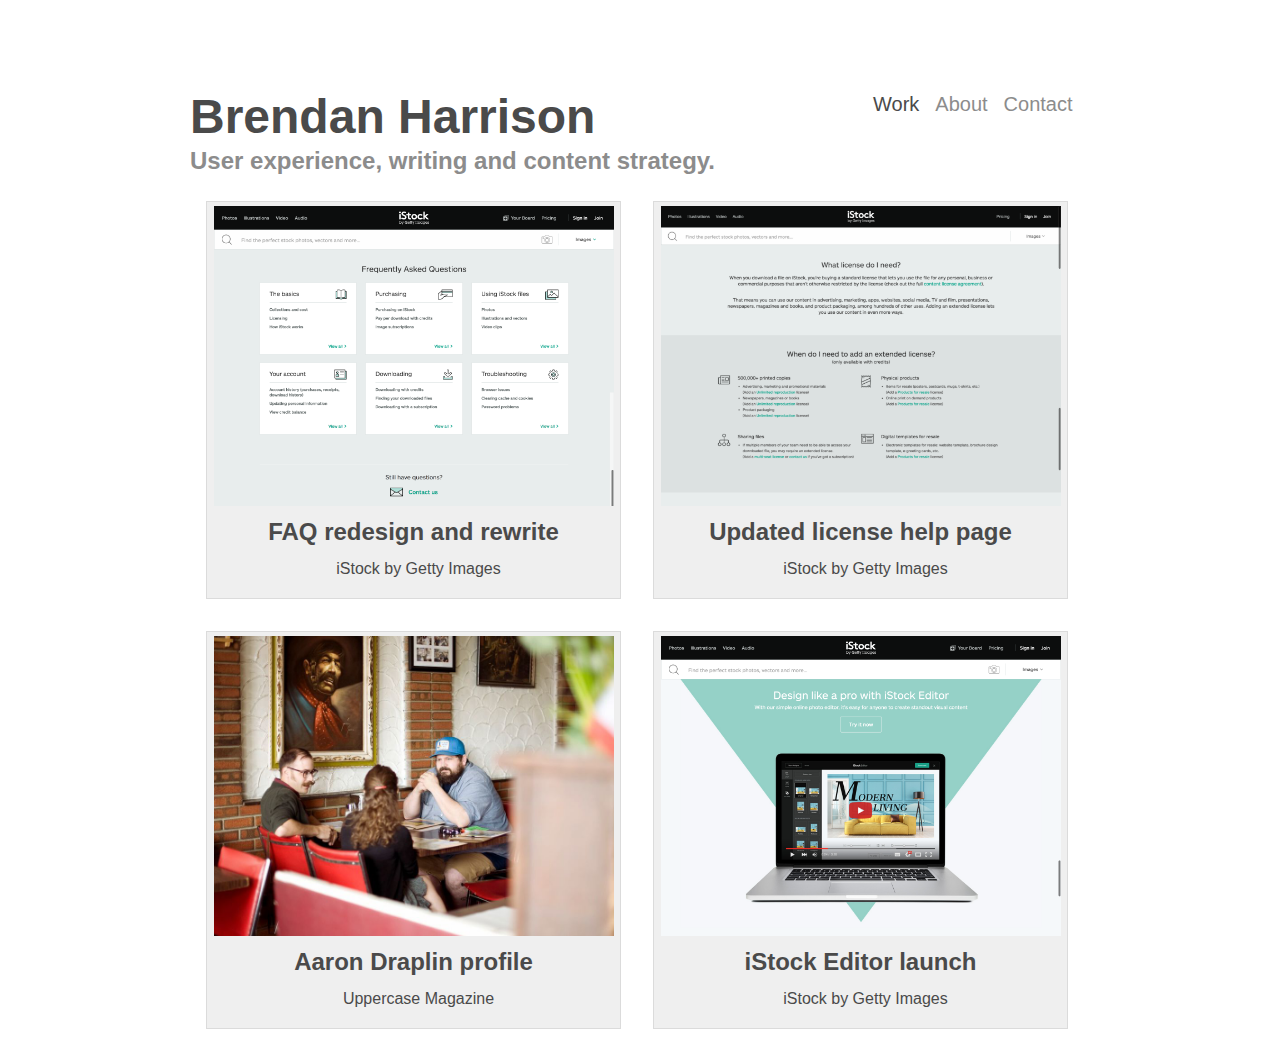
<file: index.html>
<!DOCTYPE html><html>  <head>    <title>Brendan Harrison writes for love and money.</title>    <link rel="stylesheet" type="text/css" href="css/brendanharrison.css">  </head>  <body id="work">  <div id="canvas">	  <header>	     <div class="headertext">	       <h1 >Brendan Harrison</h1>	       <h2>User experience, writing and content strategy.</h2>	     </div>	     <div class="headernav">	       <u1>	         <li class="topnav"><a href="work.html" id="worknav">Work</a></li>	         <li class="topnav"><a href="about.html" id="aboutnav">About</a></li>	         <li class="topnav"><a href="contact.html" id="contactnav">Contact</a></li>	       </u1>	     </div>	  </header>	   <section class="work">		<div class="example">		<a href="work/istock_faq.html">		<img src="images/updatedfaqs_smaller.png" style="align=center" height="300" width="400"></a>		<h4>FAQ redesign and rewrite</h4>		<p>iStock by Getty Images</p>		</div>		<div class="example">		<a href="work/istock_license_help.html">		<img src="images/LicenseHelp_smaller.png" style="align=center" height="300" width="400"></a>		<h4>Updated license help page</h4>		<p>iStock by Getty Images</p>		</div>		<div class="example">		<a href="work/uppercase_draplin.html">		<img src="images/brendan_and_draplin.png" style="align=center" height="300" width="400"></a>		<h4>Aaron Draplin profile</h4>		<p>Uppercase Magazine</p>		</div>		<div class="example">		<a href="work/istock_editor.html"> 		<img src="images/editor_landing_page_small.png" style="align=center" height="300" width="400"></a>		<h4>iStock Editor launch</h4>		<p>iStock by Getty Images</p>		</div>   </section>     </div>  </body></html>
</file>
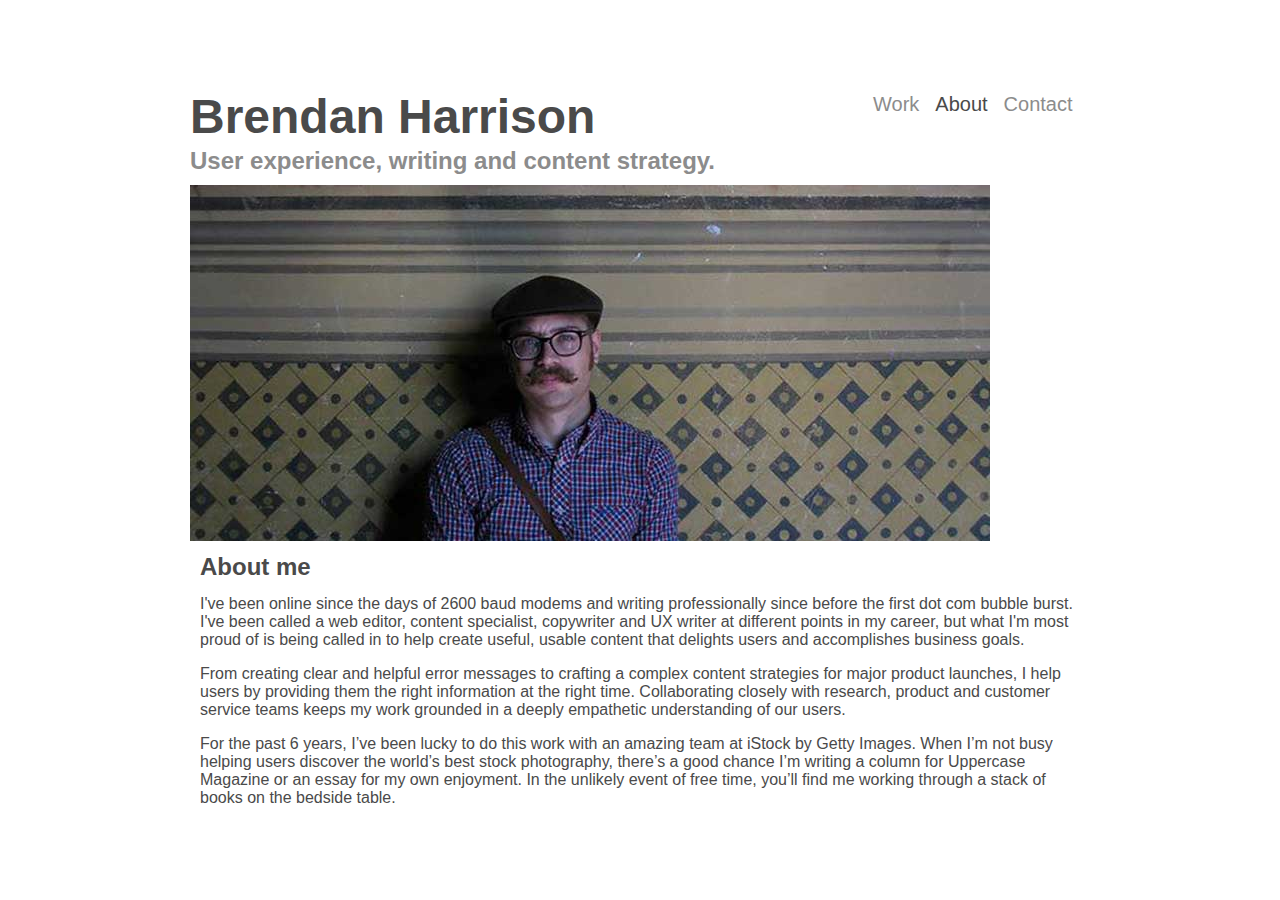
<file: about.html>
<!DOCTYPE html><html>  <head>    <title>Brendan Harrison writes for love and money.</title>    <link rel="stylesheet" type="text/css" href="css/brendanharrison.css">  </head>  <body id="about">  <div id="canvas">	  <header>	     <div class="headertext">	       <h1 >Brendan Harrison</h1>	       <h2>User experience, writing and content strategy.</h2>	     </div>	     <div class="headernav">	       <u1>	         <li class="topnav"><a href="work.html" id="worknav">Work</a></li>	         <li class="topnav"><a href="about.html" id="aboutnav">About</a></li>	         <li class="topnav"><a href="contact.html" id="contactnav">Contact</a></li>	       </u1>	     </div>	  </header>	   <section class="about">		<div class="jumboimage">		<img src="images/brendan_jumbo3.jpg" style="align=center" width="800" height="356">		</div>		<div class="about">		<h4>About me</h4>			<p>I've been online since the days of 2600 baud modems and writing professionally since before the first dot com bubble burst. I've been called a web editor, content specialist, copywriter and UX writer at different points in my career, but what I'm most proud of is being called in to help create useful, usable content that delights users and accomplishes business goals.</p>		<p>From creating clear and helpful error messages to crafting a complex content strategies for major product launches, I help users by providing them the right information at the right time. Collaborating closely with research, product and customer service teams keeps my work grounded in a deeply empathetic understanding of our users.</p>		<p>For the past 6 years, I’ve been lucky to do this work with an amazing team at iStock by Getty Images. When I’m not busy helping users discover the world’s best stock photography, there’s a good chance I’m writing a column for Uppercase Magazine or an essay for my own enjoyment. In the unlikely event of free time, you’ll find me working through a stack of books on the bedside table.</p>				</div>   </section>  </div>  </body></html>
</file>
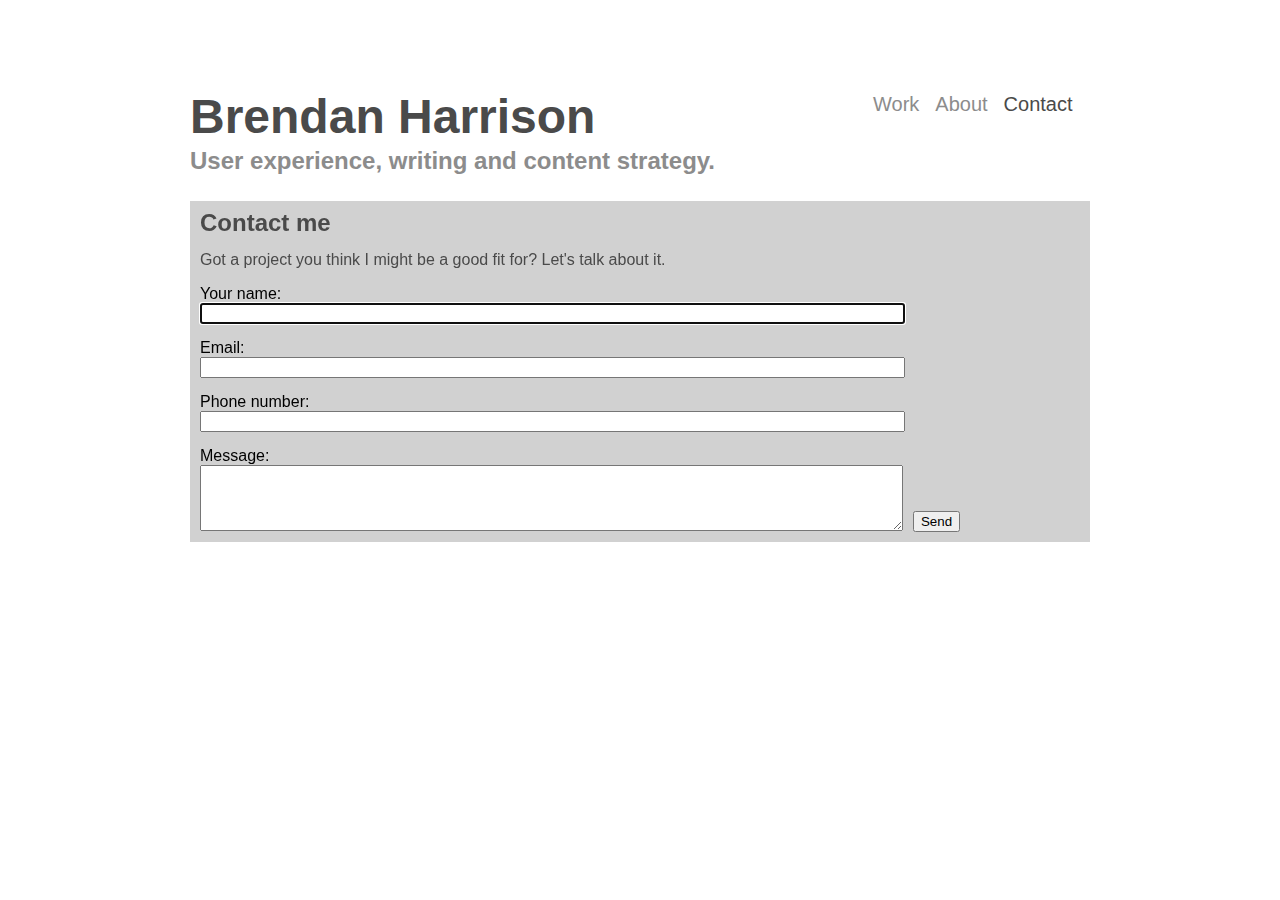
<file: contact.html>
<!DOCTYPE html><html>  <head>    <title>Brendan Harrison writes for love and money.</title>    <link rel="stylesheet" type="text/css" href="css/brendanharrison.css">  </head>  <body id="contact">  <div id="canvas">	  <header>	     <div class="headertext">	       <h1 >Brendan Harrison</h1>	       <h2>User experience, writing and content strategy.</h2>	     </div>	     <div class="headernav">	       <u1>	         <li class="topnav"><a href="work.html" id="worknav">Work</a></li>	         <li class="topnav"><a href="about.html" id="aboutnav">About</a></li>	         <li class="topnav"><a href="contact.html" id="contactnav">Contact</a></li>	       </u1>	     </div>	  </header>        <div class="contactme">		<h4>Contact me</h4>		<p>Got a project you think I might be a good fit for? Let's talk about it.</p>			   	   <div id="contact">	   <form class="contact" action="mailto:brendanharrison@shaw.ca?Subject=Inquiry%20for%20Brendan%20Harrison" method="post" enctype="text/plain">	   	 <label for="name">Your name:</label><br>	   	 <input id="name" type="text" name="Your name" required="required" autofocus><br><br>                  <label for="email">Email:</label><br>         <input id="email" type="text" name="Email" required="required"><br><br>                  <label for="phonenumber">Phone number:</label><br>         <input id="phonenumber" type="text" name="Phone number"><br><br>         <label for="message">Message:</label><br>         <textarea id="message" type="text" name="message" cols="114" rows="4"></textarea><br><br>         <input id="send" type="submit" value="Send">	   </form>	   </div>	   </div>     </div>  </body></html>
</file>
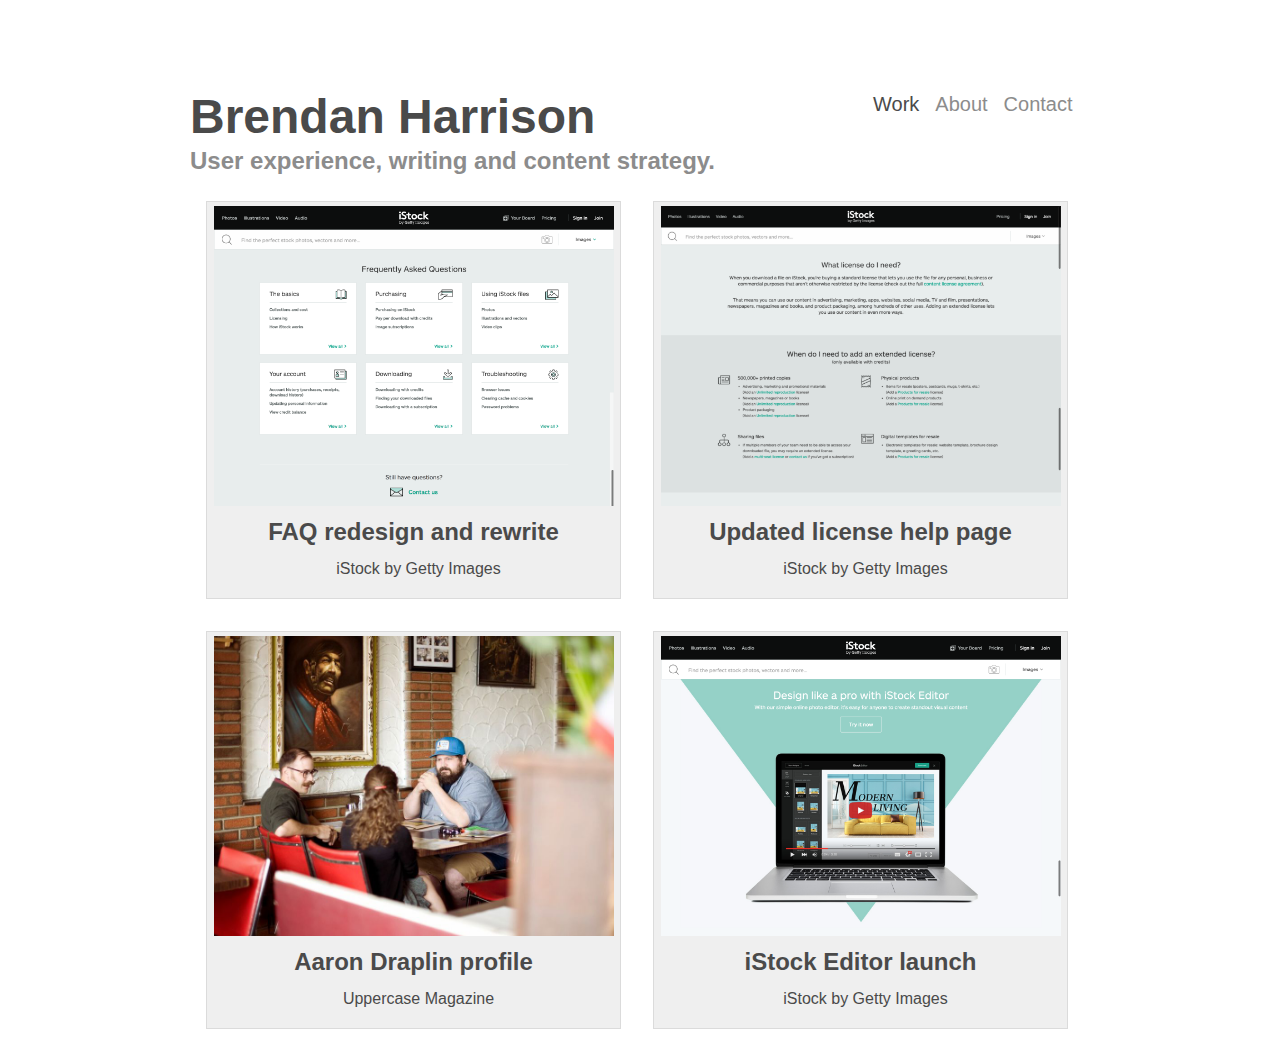
<file: work.html>
<!DOCTYPE html><html>  <head>    <title>Brendan Harrison writes for love and money.</title>    <link rel="stylesheet" type="text/css" href="css/brendanharrison.css">  </head>  <body id="work">  <div id="canvas">	  <header>	     <div class="headertext">	       <h1 >Brendan Harrison</h1>	       <h2>User experience, writing and content strategy.</h2>	     </div>	     <div class="headernav">	       <u1>	         <li class="topnav"><a href="work.html" id="worknav">Work</a></li>	         <li class="topnav"><a href="about.html" id="aboutnav">About</a></li>	         <li class="topnav"><a href="contact.html" id="contactnav">Contact</a></li>	       </u1>	     </div>	  </header>	   <section class="work">		<div class="example">		<a href="work/istock_faq.html">		<img src="images/updatedfaqs_smaller.png" height="300" width="400"></a>		<h4>FAQ redesign and rewrite</h4>		<p>iStock by Getty Images</p>		</div>		<div class="example">		<a href="work/istock_license_help.html">		<img src="images/LicenseHelp_smaller.png" style="align=center" height="300" width="400"></a>		<h4>Updated license help page</h4>		<p>iStock by Getty Images</p>		</div>		<div class="example">		<a href="work/uppercase_draplin.html">		<img src="images/brendan_and_draplin.png" style="align=center" height="300" width="400"></a>		<h4>Aaron Draplin profile</h4>		<p>Uppercase Magazine</p>		</div>		<div class="example">		<a href="work/istock_editor.html"> 		<img src="images/editor_landing_page_small.png" style="align=center" height="300" width="400"></a>		<h4>iStock Editor launch</h4>		<p>iStock by Getty Images</p>		</div>   </section>     </div>  </body></html>
</file>
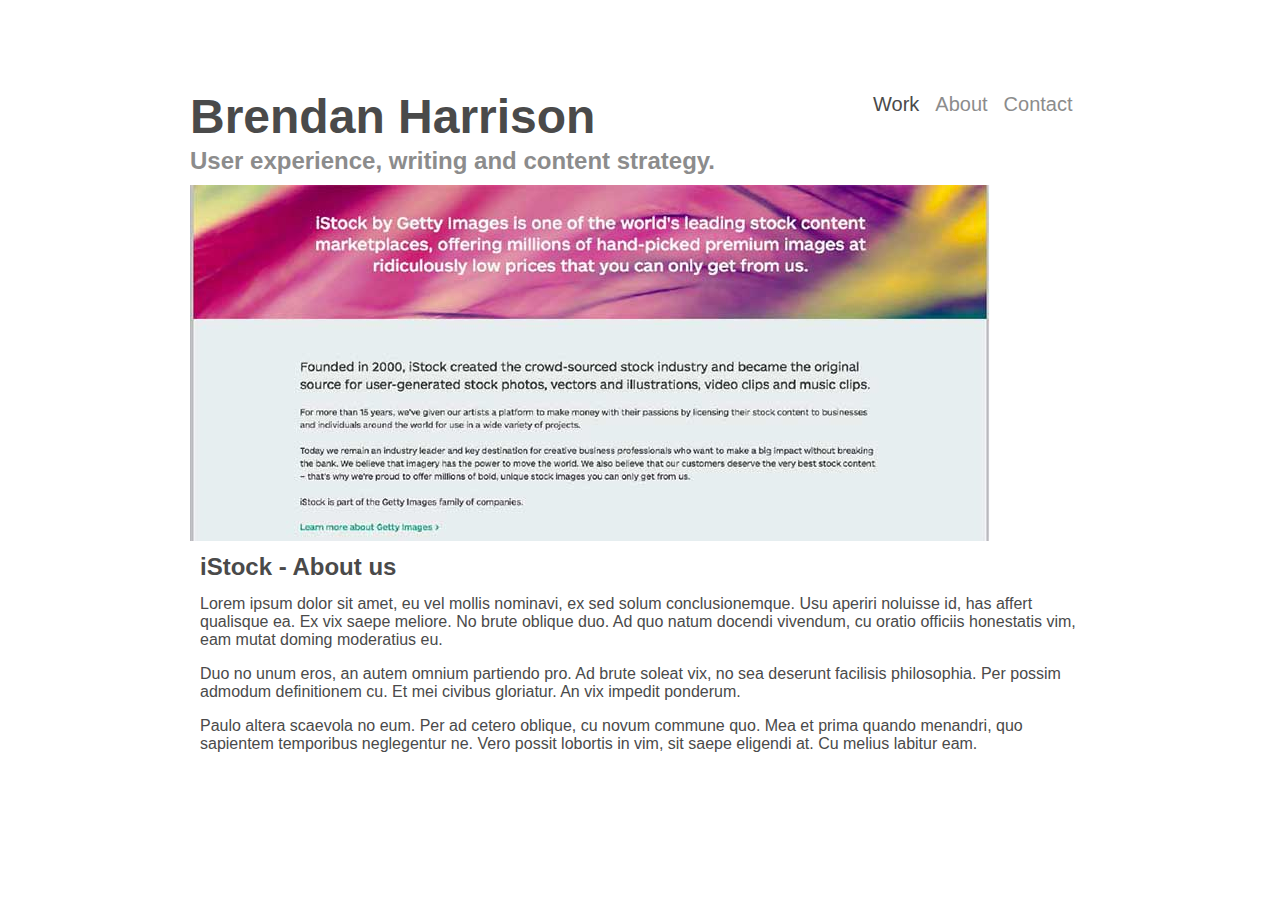
<file: work/istock_about.html>
<!DOCTYPE html><html>  <head>    <title>Brendan Harrison writes for love and money.</title>    <link rel="stylesheet" type="text/css" href="../css/brendanharrison.css">  </head>  <body id="work">  <div id="canvas">	  <header>	     <div class="headertext">	       <h1 >Brendan Harrison</h1>	       <h2>User experience, writing and content strategy.</h2>	     </div>	     <div class="headernav">	       <u1>	         <li class="topnav"><a href="../work.html" id="worknav">Work</a></li>	         <li class="topnav"><a href="../about.html" id="aboutnav">About</a></li>	         <li class="topnav"><a href="../contact.html" id="contactnav">Contact</a></li>	       </u1>	     </div>	  </header>	   <section class="about">		<div class="jumboimage">		<img src="../images/istock_about_big.jpg" style="align=center" width="800" height="356">		</div>		<div class="about">		<h4>iStock - About us</h4>		<p>Lorem ipsum dolor sit amet, eu vel mollis nominavi, ex sed solum conclusionemque. Usu aperiri noluisse id, has affert qualisque ea. Ex vix saepe meliore. No brute oblique duo. Ad quo natum docendi vivendum, cu oratio officiis honestatis vim, eam mutat doming moderatius eu.</p>		<p>Duo no unum eros, an autem omnium partiendo pro. Ad brute soleat vix, no sea deserunt facilisis philosophia. Per possim admodum definitionem cu. Et mei civibus gloriatur. An vix impedit ponderum.</p>		<p>Paulo altera scaevola no eum. Per ad cetero oblique, cu novum commune quo. Mea et prima quando menandri, quo sapientem temporibus neglegentur ne. Vero possit lobortis in vim, sit saepe eligendi at. Cu melius labitur eam.</p>		</div>   </section>  </div>  </body></html>
</file>
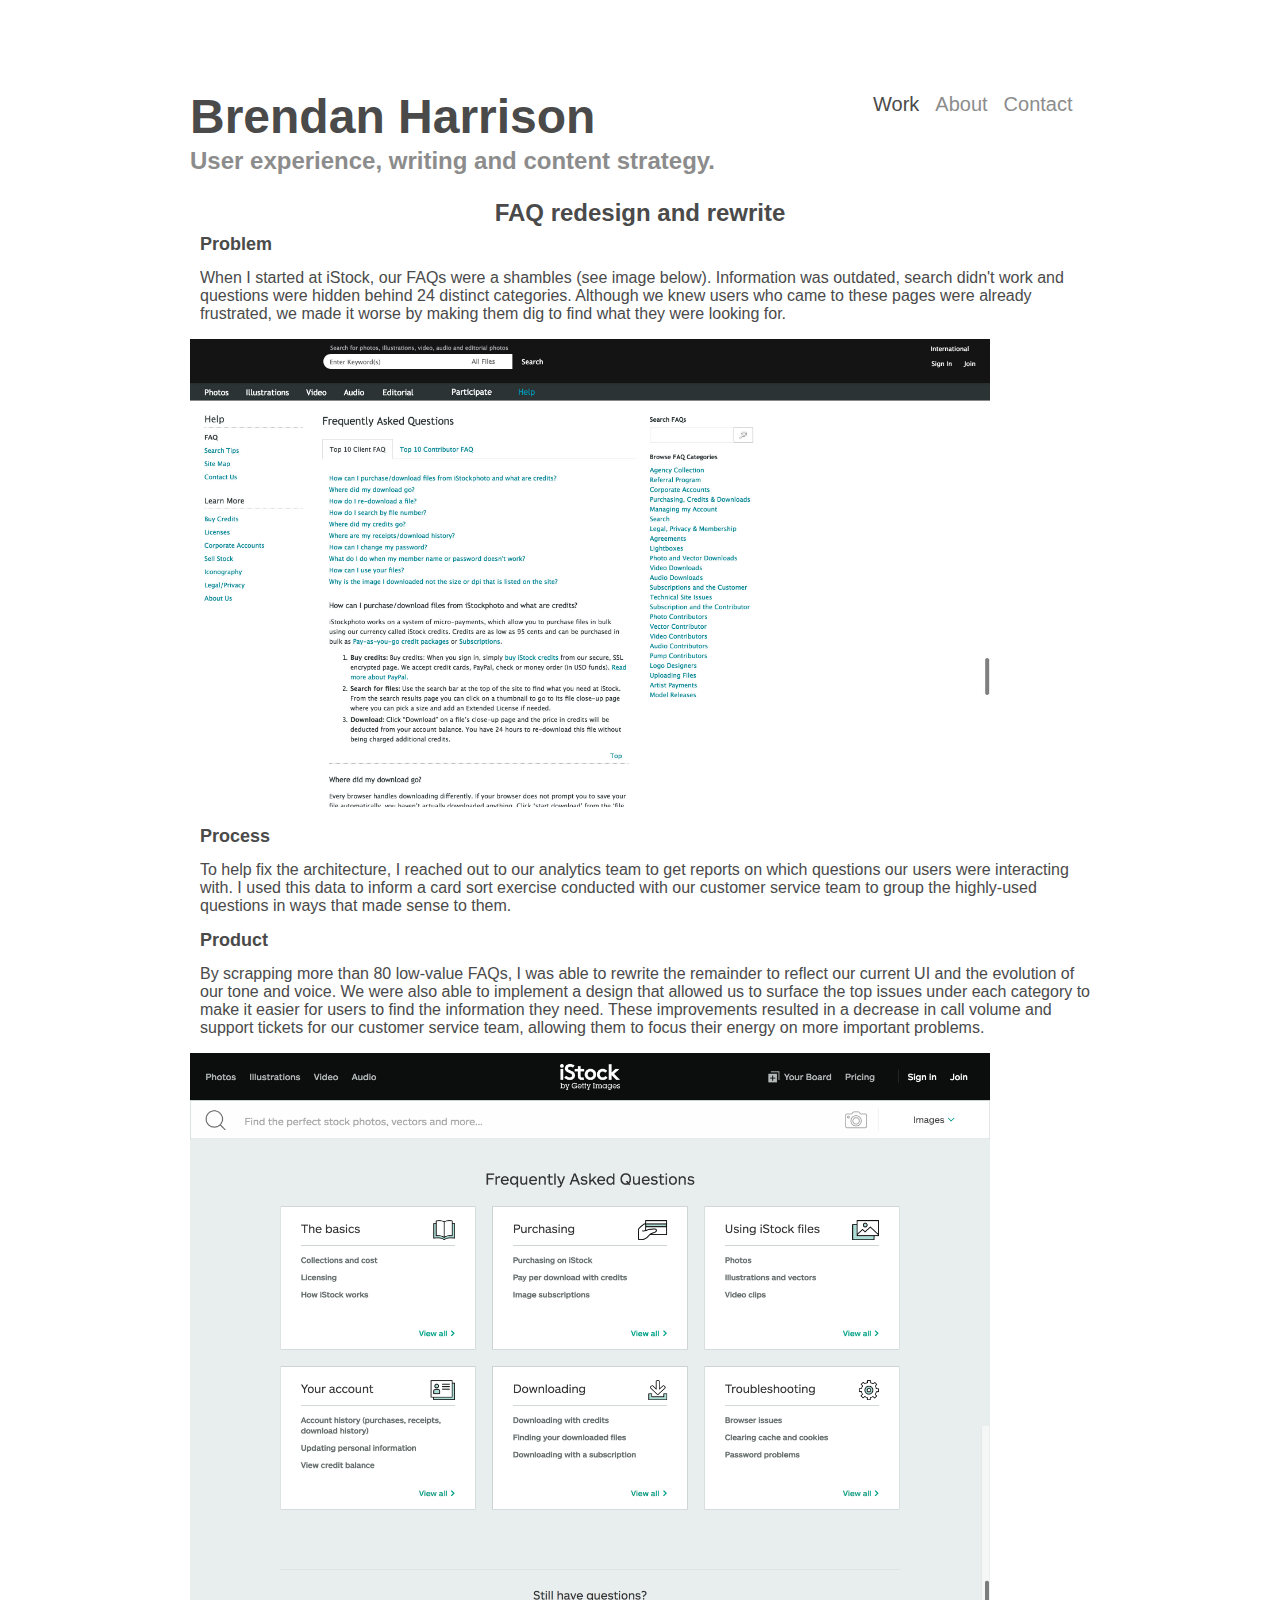
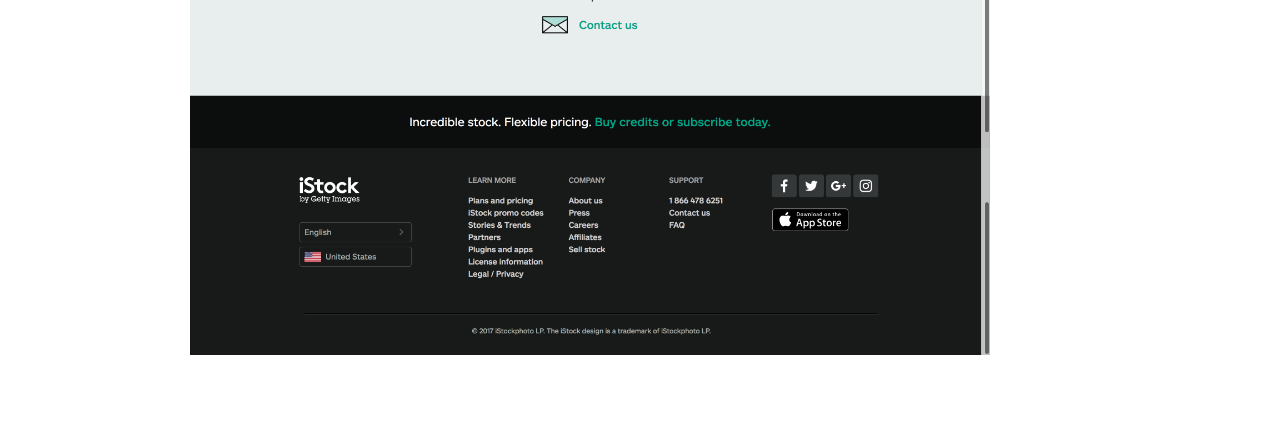
<file: work/istock_faq.html>
<!DOCTYPE html>

<html>

  <head>

    <title>Brendan Harrison writes for love and money.</title>

    <link rel="stylesheet" type="text/css" href="../css/brendanharrison.css">

  </head>

  <body id="work">
  <div id="canvas">
	  <header>
	     <div class="headertext">
	       <h1 >Brendan Harrison</h1>
	       <h2>User experience, writing and content strategy.</h2>
	     </div>

	     <div class="headernav">
	       <u1>
	         <li class="topnav"><a href="../work.html" id="worknav">Work</a></li>
	         <li class="topnav"><a href="../about.html" id="aboutnav">About</a></li>
	         <li class="topnav"><a href="../contact.html" id="contactnav">Contact</a></li>
	       </u1>
	     </div>
	  </header>


	   <section class="work">

		<div class="work">

		<h4 align="center">FAQ redesign and rewrite</h4>
		<h5>Problem</h5>

		<p>When I started at iStock, our FAQs were a shambles (see image below). Information was outdated, search didn't work and questions were hidden behind 24 distinct categories. Although we knew users who came to these pages were already frustrated, we made it worse by making them dig to find what they were looking for.</p>

		</div>

		<div class="jumboimage">
		<img src="../images/LegacyFAQScreen.jpg" style="align=center" width="800">
		</div>

		<div class="work">

		<h5>Process</h5>
		<p>To help fix the architecture, I reached out to our analytics team to get reports on which questions our users were interacting with. I used this data to inform a card sort exercise conducted with our customer service team to group the highly-used questions in ways that made sense to them.</p>

		<h5>Product</h5>
		<p>By scrapping more than 80 low-value FAQs, I was able to rewrite the remainder to reflect our current UI and the evolution of our tone and voice. We were also able to implement a design that allowed us to surface the top issues under each category to make it easier for users to find the information they need. These improvements resulted in a decrease in call volume and support tickets for our customer service team, allowing them to focus their energy on more important problems.</p>
		</div>

		<div class="jumboimage">
		<img src="../images/updatedfaqs.png" style="align=center" width="800">
		</div>

   </section>

  </div>
  </body>
</html>
</file>
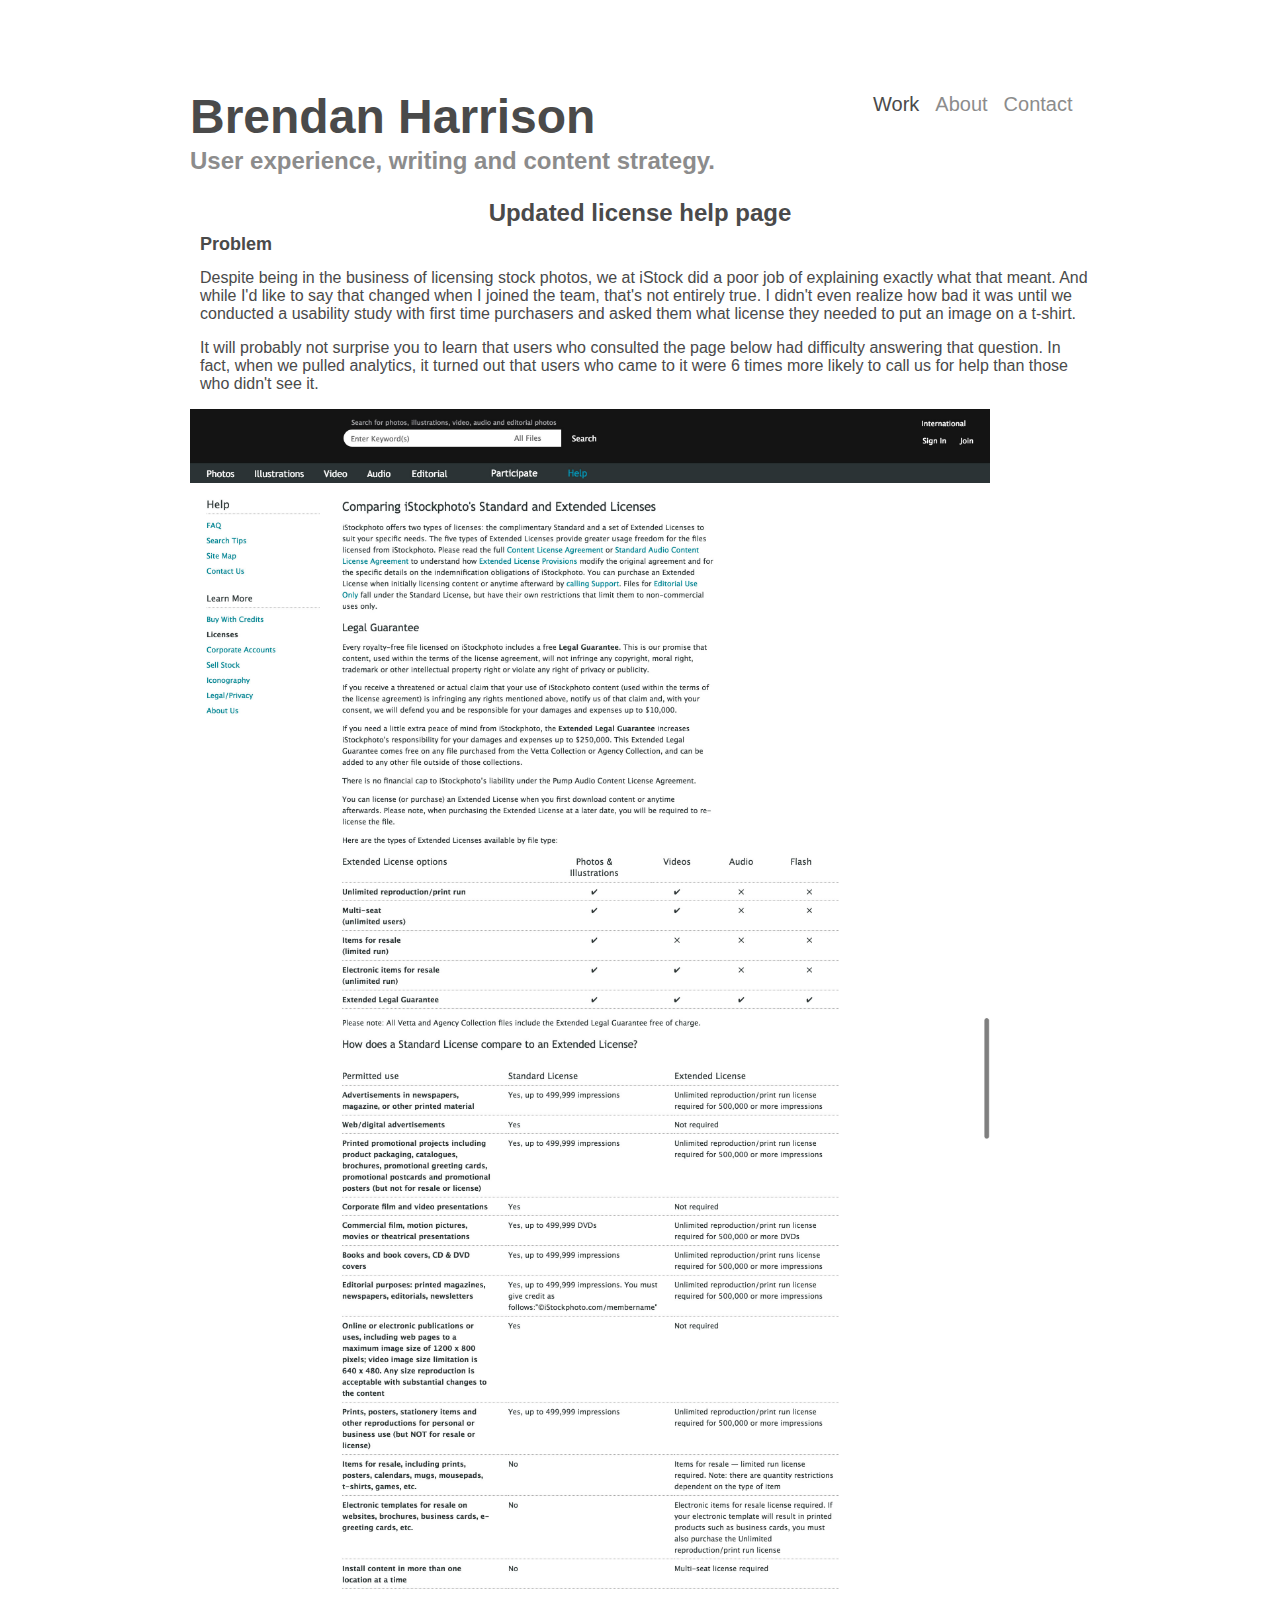
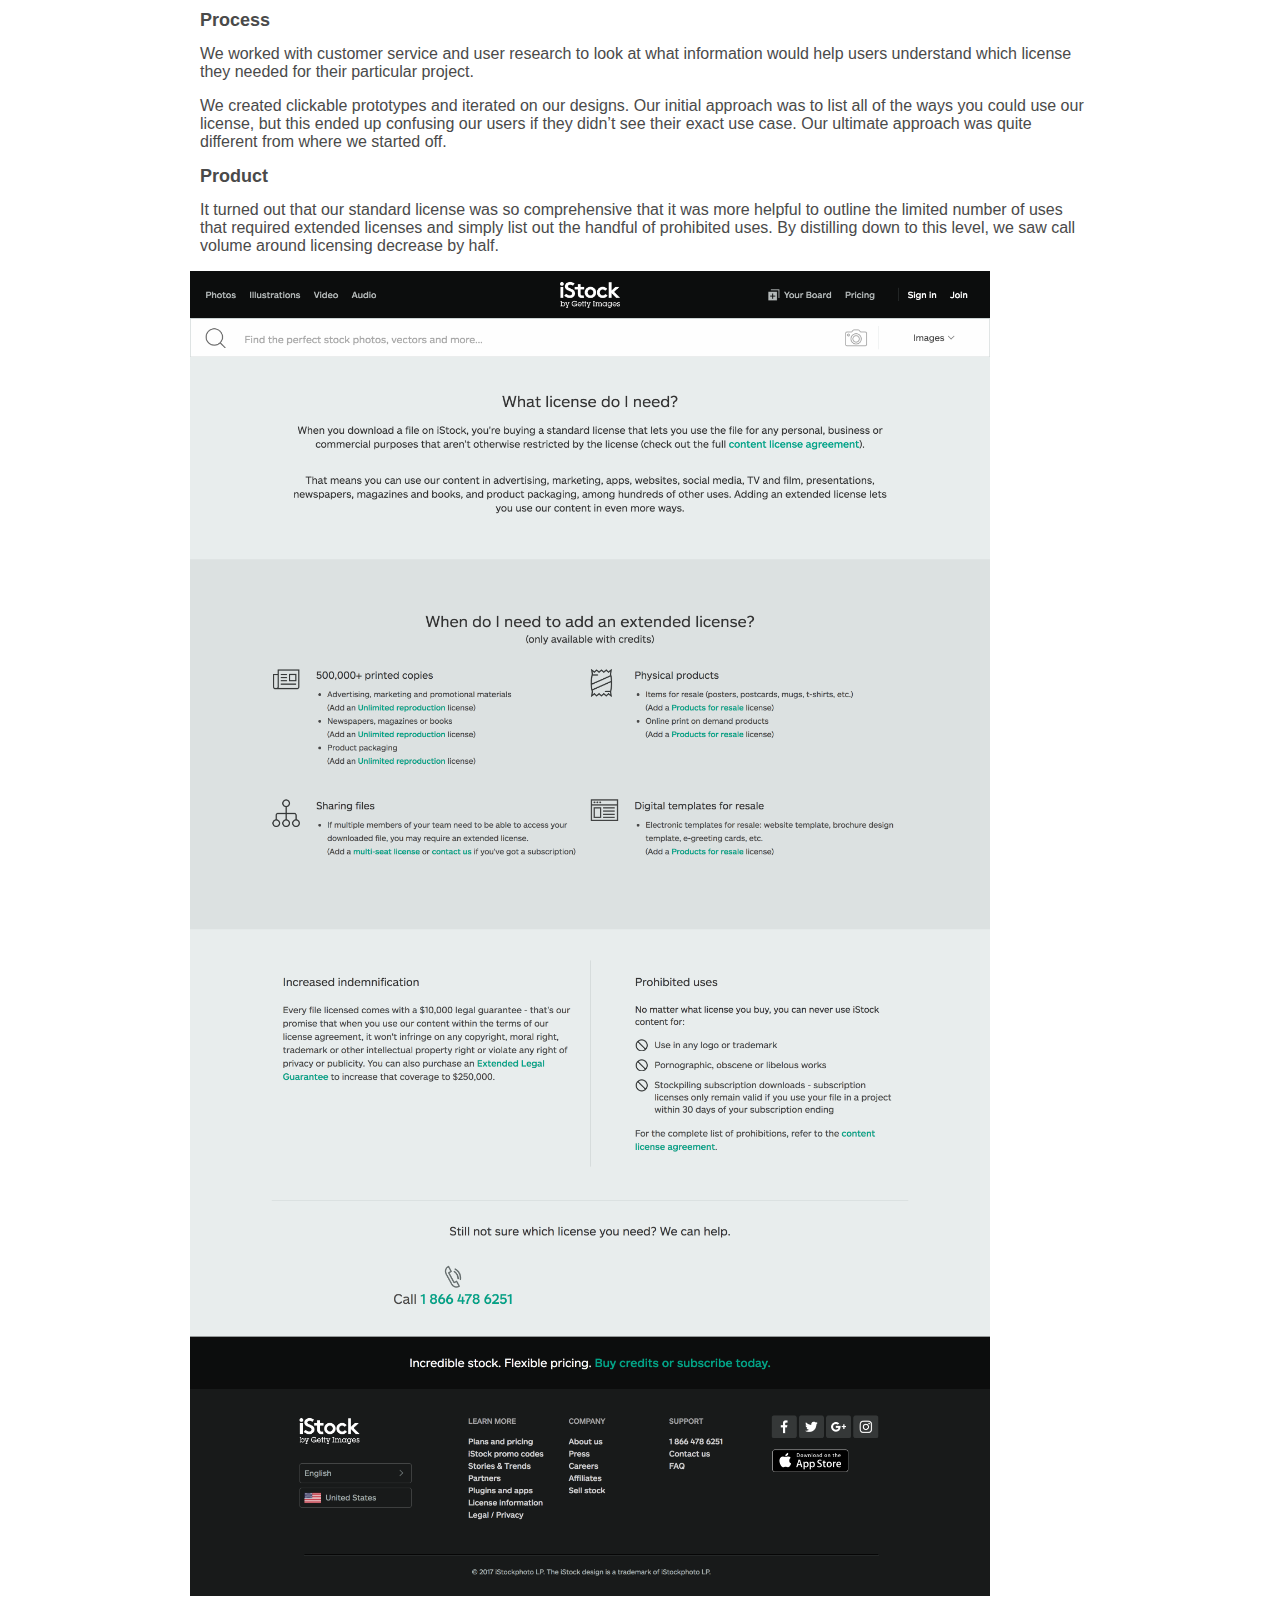
<file: work/istock_license_help.html>
<!DOCTYPE html><html>  <head>    <title>Brendan Harrison writes for love and money.</title>    <link rel="stylesheet" type="text/css" href="../css/brendanharrison.css">  </head>  <body id="work">  <div id="canvas">	  <header>	     <div class="headertext">	       <h1 >Brendan Harrison</h1>	       <h2>User experience, writing and content strategy.</h2>	     </div>	     <div class="headernav">	       <u1>	         <li class="topnav"><a href="../work.html" id="worknav">Work</a></li>	         <li class="topnav"><a href="../about.html" id="aboutnav">About</a></li>	         <li class="topnav"><a href="../contact.html" id="contactnav">Contact</a></li>	       </u1>	     </div>	  </header>	   <section class="work">		<div class="work">		<h4 align="center">Updated license help page</h4>		<h5>Problem</h5>		<p>Despite being in the business of licensing stock photos, we at iStock did a poor job of explaining exactly what that meant. And while I'd like to say that changed when I joined the team, that's not entirely true. I didn't even realize how bad it was until we conducted a usability study with first time purchasers and asked them what license they needed to put an image on a t-shirt.</p>		<p>It will probably not surprise you to learn that users who consulted the page below had difficulty answering that question. In fact, when we pulled analytics, it turned out that users who came to it were 6 times more likely to call us for help than those who didn't see it.</p>		</div>		<div class="jumboimage">		<img src="../images/Legacy-Compare-Page.png" style="align=center" width="800">		</div>		<div class="work">		<h5>Process</h5>		<p>We worked with customer service and user research to look at what information would help users understand which license they needed for their particular project.</p>		<p>We created clickable prototypes and iterated on our designs. Our initial approach was to list all of the ways you could use our license, but this ended up confusing our users if they didn’t see their exact use case. Our ultimate approach was quite different from where we started off.</p>		<h5>Product</h5>		<p>It turned out that our standard license was so comprehensive that it was more helpful to outline the limited number of uses that required extended licenses and simply list out the handful of prohibited uses. By distilling down to this level, we saw call volume around licensing decrease by half.</p>		</div>		<div class="jumboimage">		<img src="../images/license_help.png" style="align=center" width="800">		</div>   </section>  </div>  </body></html>
</file>
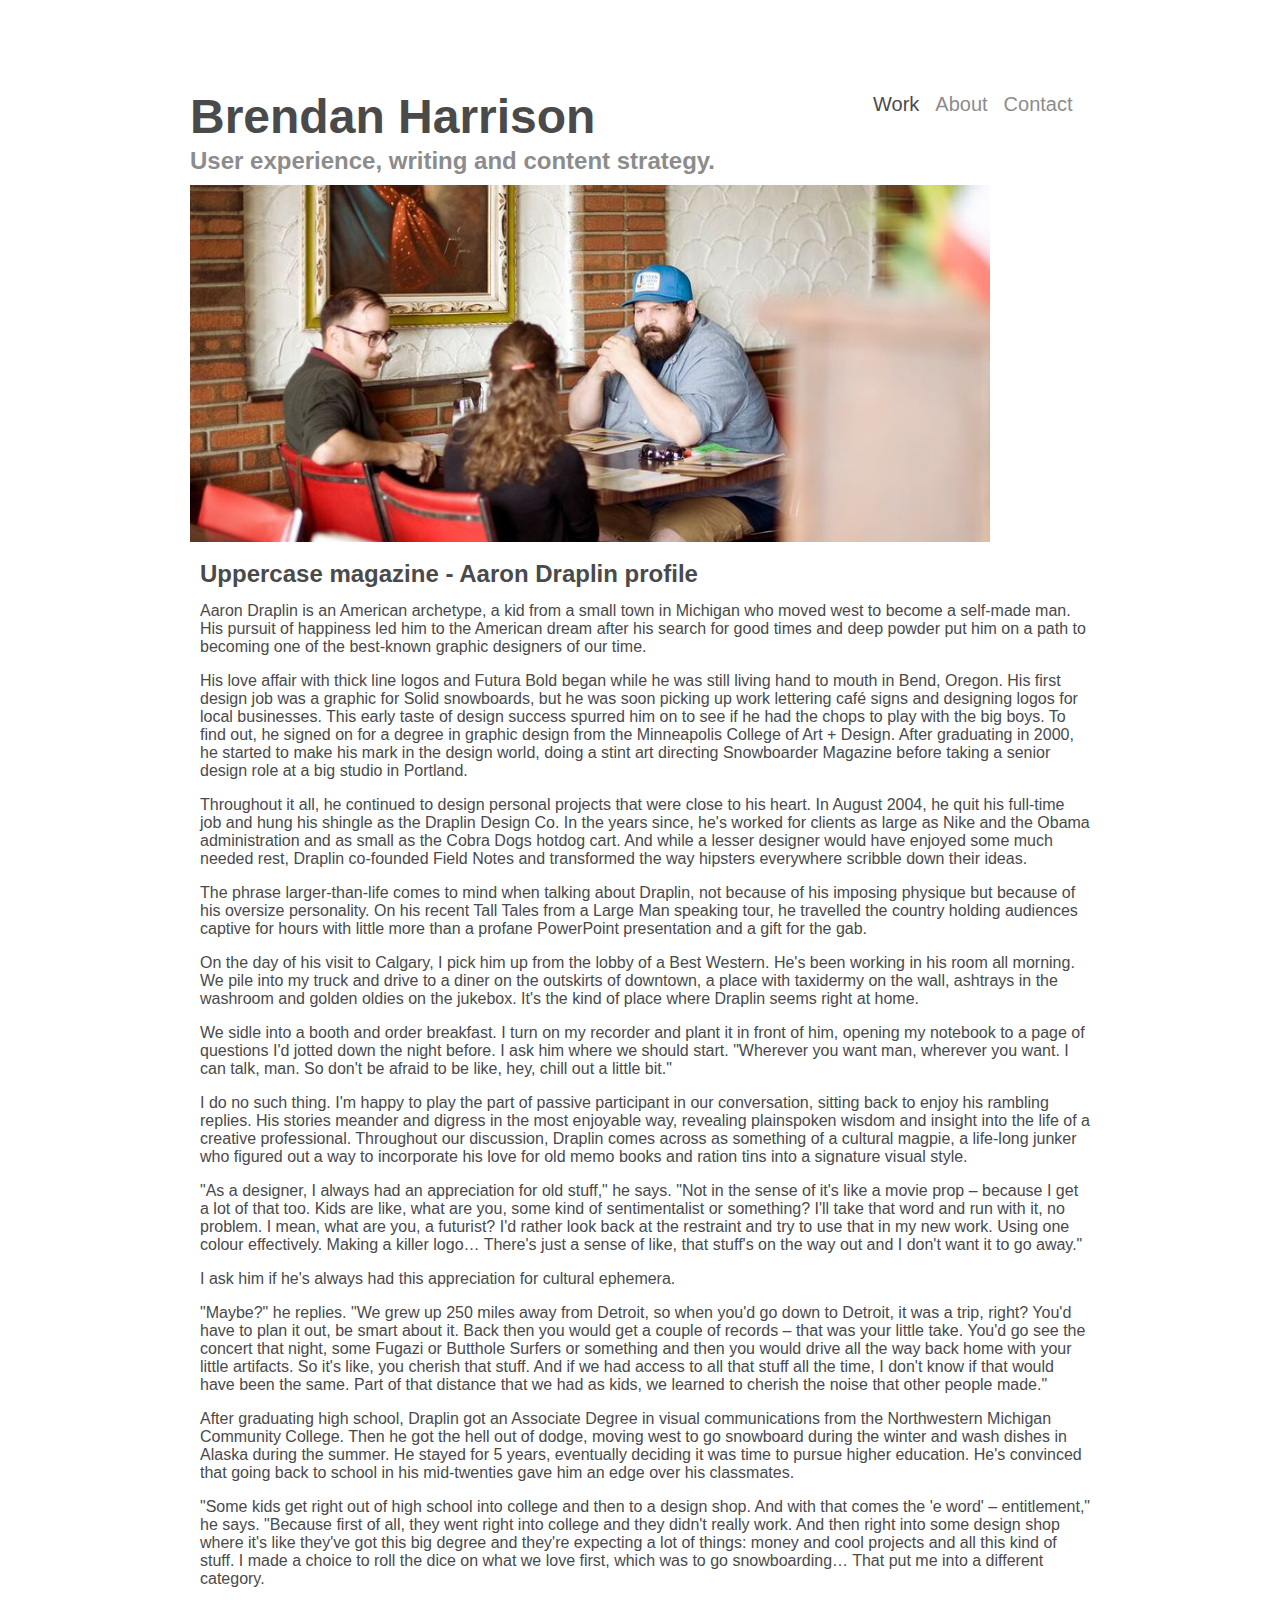
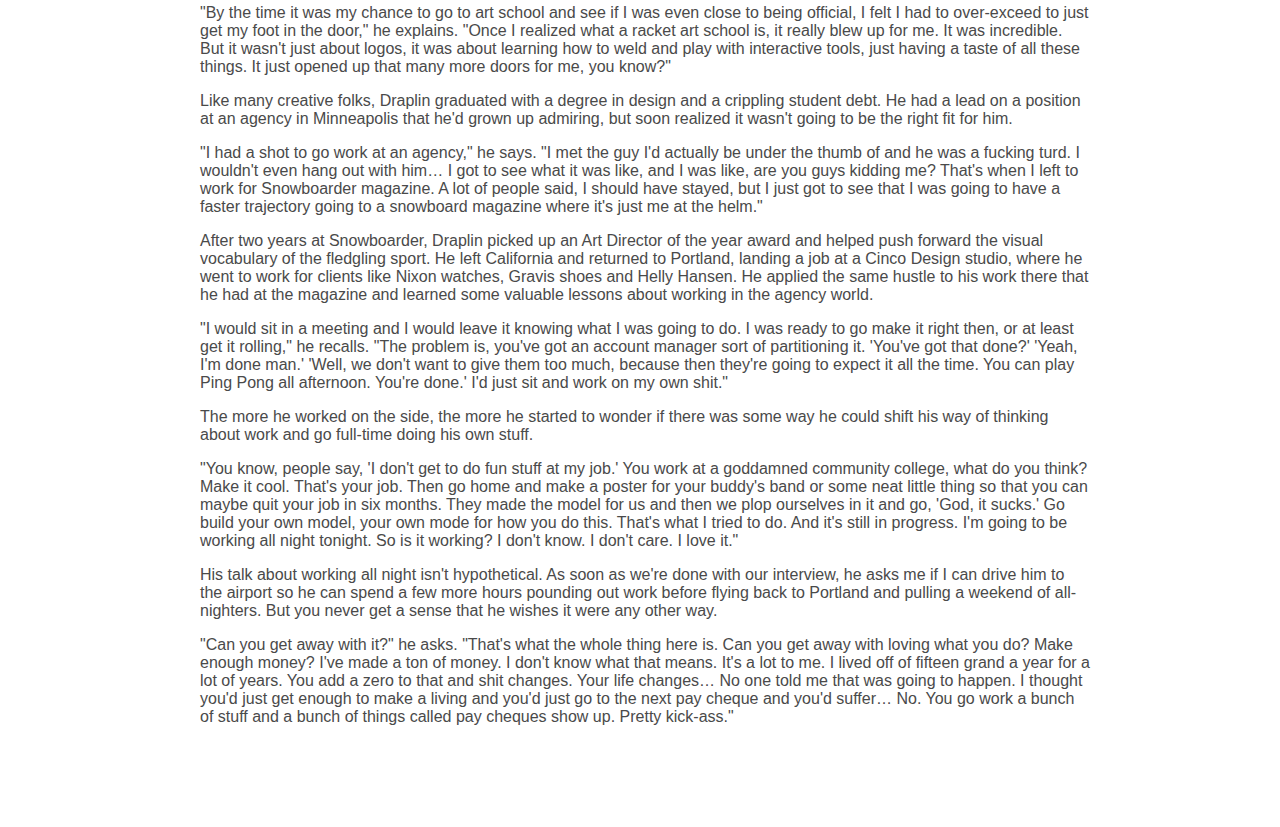
<file: work/uppercase_draplin.html>
<!DOCTYPE html><html>  <head>    <title>Brendan Harrison writes for love and money.</title>    <link rel="stylesheet" type="text/css" href="../css/brendanharrison.css">  </head>  <body id="work">  <div id="canvas">	  <header>	     <div class="headertext">	       <h1 >Brendan Harrison</h1>	       <h2>User experience, writing and content strategy.</h2>	     </div>	     <div class="headernav">	       <u1>	         <li class="topnav"><a href="../work.html" id="worknav">Work</a></li>	         <li class="topnav"><a href="../about.html" id="aboutnav">About</a></li>	         <li class="topnav"><a href="../contact.html" id="contactnav">Contact</a></li>	       </u1>	     </div>	  </header>	   <section class="work">		<div class="jumboimage">		<img src="../images/brendan_and_draplin_short.png" style="align=center" width="800">		</div>		<div class="work">		<h4>Uppercase magazine - Aaron Draplin profile</h4>		<p>Aaron Draplin is an American archetype, a kid from a small town in Michigan who moved west to become a self-made man. His pursuit of happiness led him to the American dream after his search for good times and deep powder put him on a path to becoming one of the best-known graphic designers of our time.</p>		<p>His love affair with thick line logos and Futura Bold began while he was still living hand to mouth in Bend, Oregon. His first design job was a graphic for Solid snowboards, but he was soon picking up work lettering café signs and designing logos for local businesses. This early taste of design success spurred him on to see if he had the chops to play with the big boys. To find out, he signed on for a degree in graphic design from the Minneapolis College of Art + Design. After graduating in 2000, he started to make his mark in the design world, doing a stint art directing Snowboarder Magazine before taking a senior design role at a big studio in Portland.</p> 		<p>Throughout it all, he continued to design personal projects that were close to his heart. In August 2004, he quit his full-time job and hung his shingle as the Draplin Design Co. In the years since, he's worked for clients as large as Nike and the Obama administration and as small as the Cobra Dogs hotdog cart. And while a lesser designer would have enjoyed some much needed rest, Draplin co-founded Field Notes and transformed the way hipsters everywhere scribble down their ideas.</p>		<p>The phrase larger-than-life comes to mind when talking about Draplin, not because of his imposing physique but because of his oversize personality. On his recent Tall Tales from a Large Man speaking tour, he travelled the country holding audiences captive for hours with little more than a profane PowerPoint presentation and a gift for the gab.</p>		<p>On the day of his visit to Calgary, I pick him up from the lobby of a Best Western. He's been working in his room all morning. We pile into my truck and drive to a diner on the outskirts of downtown, a place with taxidermy on the wall, ashtrays in the washroom and golden oldies on the jukebox. It's the kind of place where Draplin seems right at home.</p>		<p>We sidle into a booth and order breakfast. I turn on my recorder and plant it in front of him, opening my notebook to a page of questions I'd jotted down the night before. I ask him where we should start. "Wherever you want man, wherever you want. I can talk, man. So don't be afraid to be like, hey, chill out a little bit."</p>		<p>I do no such thing. I'm happy to play the part of passive participant in our conversation, sitting back to enjoy his rambling replies. His stories meander and digress in the most enjoyable way, revealing plainspoken wisdom and insight into the life of a creative professional. Throughout our discussion, Draplin comes across as something of a cultural magpie, a life-long junker who figured out a way to incorporate his love for old memo books and ration tins into a signature visual style.</p>		<p>"As a designer, I always had an appreciation for old stuff," he says. "Not in the sense of it's like a movie prop – because I get a lot of that too. Kids are like, what are you, some kind of sentimentalist or something? I'll take that word and run with it, no problem. I mean, what are you, a futurist? I'd rather look back at the restraint and try to use that in my new work. Using one colour effectively. Making a killer logo… There's just a sense of like, that stuff's on the way out and I don't want it to go away."</p>		<p>I ask him if he's always had this appreciation for cultural ephemera.</p>		<p>"Maybe?" he replies. "We grew up 250 miles away from Detroit, so when you'd go down to Detroit, it was a trip, right? You'd have to plan it out, be smart about it. Back then you would get a couple of records – that was your little take. You'd go see the concert that night, some Fugazi or Butthole Surfers or something and then you would drive all the way back home with your little artifacts. So it's like, you cherish that stuff. And if we had access to all that stuff all the time, I don't know if that would have been the same. Part of that distance that we had as kids, we learned to cherish the noise that other people made."</p>		<p>After graduating high school, Draplin got an Associate Degree in visual communications from the Northwestern Michigan Community College. Then he got the hell out of dodge, moving west to go snowboard during the winter and wash dishes in Alaska during the summer. He stayed for 5 years, eventually deciding it was time to pursue higher education. He's convinced that going back to school in his mid-twenties gave him an edge over his classmates.</p>		<p>"Some kids get right out of high school into college and then to a design shop. And with that comes the 'e word' – entitlement," he says. "Because first of all, they went right into college and they didn't really work. And then right into some design shop where it's like they've got this big degree and they're expecting a lot of things: money and cool projects and all this kind of stuff. I made a choice to roll the dice on what we love first, which was to go snowboarding… That put me into a different category.</p>		<p>"By the time it was my chance to go to art school and see if I was even close to being official, I felt I had to over-exceed to just get my foot in the door," he explains. "Once I realized what a racket art school is, it really blew up for me. It was incredible. But it wasn't just about logos, it was about learning how to weld and play with interactive tools, just having a taste of all these things. It just opened up that many more doors for me, you know?"</p>		<p>Like many creative folks, Draplin graduated with a degree in design and a crippling student debt. He had a lead on a position at an agency in Minneapolis that he'd grown up admiring, but soon realized it wasn't going to be the right fit for him.</p>		<p>"I had a shot to go work at an agency," he says. "I met the guy I'd actually be under the thumb of and he was a fucking turd. I wouldn't even hang out with him… I got to see what it was like, and I was like, are you guys kidding me? That's when I left to work for Snowboarder magazine. A lot of people said, I should have stayed, but I just got to see that I was going to have a faster trajectory going to a snowboard magazine where it's just me at the helm."</p>		<p>After two years at Snowboarder, Draplin picked up an Art Director of the year award and helped push forward the visual vocabulary of the fledgling sport. He left California and returned to Portland, landing a job at a Cinco Design studio, where he went to work for clients like Nixon watches, Gravis shoes and Helly Hansen. He applied the same hustle to his work there that he had at the magazine and learned some valuable lessons about working in the agency world.</p>		<p>"I would sit in a meeting and I would leave it knowing what I was going to do. I was ready to go make it right then, or at least get it rolling," he recalls. "The problem is, you've got an account manager sort of partitioning it. 'You've got that done?' 'Yeah, I'm done man.' 'Well, we don't want to give them too much, because then they're going to expect it all the time. You can play Ping Pong all afternoon. You're done.' I'd just sit and work on my own shit."</p>		<p>The more he worked on the side, the more he started to wonder if there was some way he could shift his way of thinking about work and go full-time doing his own stuff.</p>		<p>"You know, people say, 'I don't get to do fun stuff at my job.' You work at a goddamned community college, what do you think? Make it cool. That's your job. Then go home and make a poster for your buddy's band or some neat little thing so that you can maybe quit your job in six months. They made the model for us and then we plop ourselves in it and go, 'God, it sucks.' Go build your own model, your own mode for how you do this. That's what I tried to do. And it's still in progress. I'm going to be working all night tonight. So is it working? I don't know. I don't care. I love it."</p>		<p>His talk about working all night isn't hypothetical. As soon as we're done with our interview, he asks me if I can drive him to the airport so he can spend a few more hours pounding out work before flying back to Portland and pulling a weekend of all-nighters. But you never get a sense that he wishes it were any other way.</p>		<p>"Can you get away with it?" he asks. "That's what the whole thing here is. Can you get away with loving what you do? Make enough money? I've made a ton of money. I don't know what that means. It's a lot to me. I lived off of fifteen grand a year for a lot of years. You add a zero to that and shit changes. Your life changes… No one told me that was going to happen. I thought you'd just get enough to make a living and you'd just go to the next pay cheque and you'd suffer… No. You go work a bunch of stuff and a bunch of things called pay cheques show up. Pretty kick-ass."</p>		</div>   </section>  </div>  </body></html>
</file>
<file: css/brendanharrison.css>
#canvas {
   	      max-width: 900px;
   	      margin: 10px auto;
          padding: 75px;

}   

   body#work {
     
          background-color: #ffffff;
          font-family:'Helvetica Neue', Helvetica, Arial, sans-serif;
          font-size:16px;
          width:100%;
          height:100%;
          margin: 0;
          padding: 0;
          
   }

   body#about {
     
          background-color: #ffffff;
          font-family:'Helvetica Neue', Helvetica, Arial, sans-serif;
          font-size:16px;
          width:100%;
          height:100%;
          margin: 0;
          padding: 0;
          
   }

   body#contact {
     
          background-color: #ffffff;
          font-family:'Helvetica Neue', Helvetica, Arial, sans-serif;
          font-size:16px;
          width:100%;
          height:100%;
          margin: 0;
          padding: 0;
          
   }

   body#work a#worknav{
           color:#4A4A4A
          
   }

   body#about a#aboutnav{
           color:#4A4A4A
          
   }

   body#contact a#contactnav{
           color:#4A4A4A
          
   }

    header   {
          width: 100%;
          height:100px;
	  
	}

   div.headertext  {
          float:left;
	      width:75%;
	      height:100%;

   }

   div.headernav {
   	      margin:  0;
   	      padding: 0;
   	      overflow:hidden;
   	      display:inline-block;
   	      text-align:left;
   	      float:left;
   	      width:25%;
   	      height:100%;
   	      vertical-align:bottom;
   }

   li.topnav  {
          list-style: none;
          display:inline-block;
          float:left;
          margin:0px;
          padding:8px;
          font-family:'Helvetica Neue', Helvetica, Arial, sans-serif;
	      font-size:20px;
	      color:#8C8C8C;


   }


   li.topnav a:link  {
          text-decoration: none;
          color:#8C8C8C;

   }

      li.topnav a:visited  {
          text-decoration: none;
          color:#8C8C8C;

   }

      li.topnav a:hover  {
          text-decoration: none;
          color:#8C8C8C;

   }

         li.topnav a:active  {
          color: #4A4A4A;

   }

   div.leftnav  {
   	      list-style-type: none;
   	      margin:  0;
   	      padding: 0;
   	      width:10%;
   	      height:100%;
   	      vertical-align:bottom;


   }

   

   h1  {
	      font-weight:bold;
          font-size: 48px;
          line-height:64px;
          margin:0;
          color: #4A4A4A;


	}
	
	h2  {
	      font-size:24px;
	      line-height: 24px;
          margin:0;
	      color:#8C8C8C;
	}

	h3  {
	      font-size:36px;
	      line-height: 36px;
          margin:0;
	      color:#4A4A4A;
	      text-align:center;
	}

	h4  {
	      font-size:24px;
	      line-height: 24px;
          margin:10px;
	      color:#4A4A4A;
	}

  h5  {
        font-size:18px;
        line-height: 18px;
          margin:10px;
        color:#4A4A4A;
  }


    p   {
	      font-size:16px;
	      color:#4A4A4A;
	      margin-left:10px;
    }

    section.work  {
          margin:0;
	      width:100%;
	      height:100%;

    }

    div.work  {
        margin-top:16px;
        width:100%;
        height:100%;

    }

        section.about  {
          float:left;
          margin:0;
	      width:100%;
	      height:100%;

    }

    div.example  {
    	  
          float:left;
          margin:16px;
          padding:4px;
    	  background-color: #efefef;
          border: 1px solid #dbdbdb;
          width: 45%;
          text-align:center;
    }

    div.jumboimage  {
    	  
          margin:16px \;
          padding:4px;
    	    width: 88%;
          height: 100%
    }

    div.contactme {
          float:left;
          margin:16px 0px 0px 0px;
	      width:100%;
	      height:100%;
	      background-color: #D1D1D1;
	}

    div#contact {
    	max-width: 88%;
    	margin:10px;
    	float: none;
    }

    form.contact {
          float:left;
	      max-width: 800px;
	      width:100%;
	      height:100%;
          font-family:'Helvetica Neue', Helvetica, Arial, sans-serif;
          font-size:16px;
          display:block;

    }
    
    label.name {
	      width:100%;
	      height:100%;
          font-family:'Helvetica Neue', Helvetica, Arial, sans-serif;
          font-size:16px;
          text-align:left;
    }
    
    label.email {
	      width:100%;
	      height:100%;
          font-family:'Helvetica Neue', Helvetica, Arial, sans-serif;
          font-size:16px;
          text-align:left;
    }

    label.phonenumber {
	      width:100%;
	      height:100%;
          font-family:'Helvetica Neue', Helvetica, Arial, sans-serif;
          font-size:16px;
          text-align:left;
    }

    label.message {
	      width:100%;
	      height:100%;
          font-family:'Helvetica Neue', Helvetica, Arial, sans-serif;
          font-size:16px;
          text-align:left;
    }

    input#name  {
    	  float:left;
    	  width:88%;
    }

    input#email  {
 	  	  float:left;
      	  width:88%;

    }

    input#phonenumber  {
    	float:left;
    	width:88%;

    }

    textarea#message  {
    	float:left;
    	width:88%;

    }

    input#send  {
    	float:left;
    	margin: 10px;

    }
</file>
